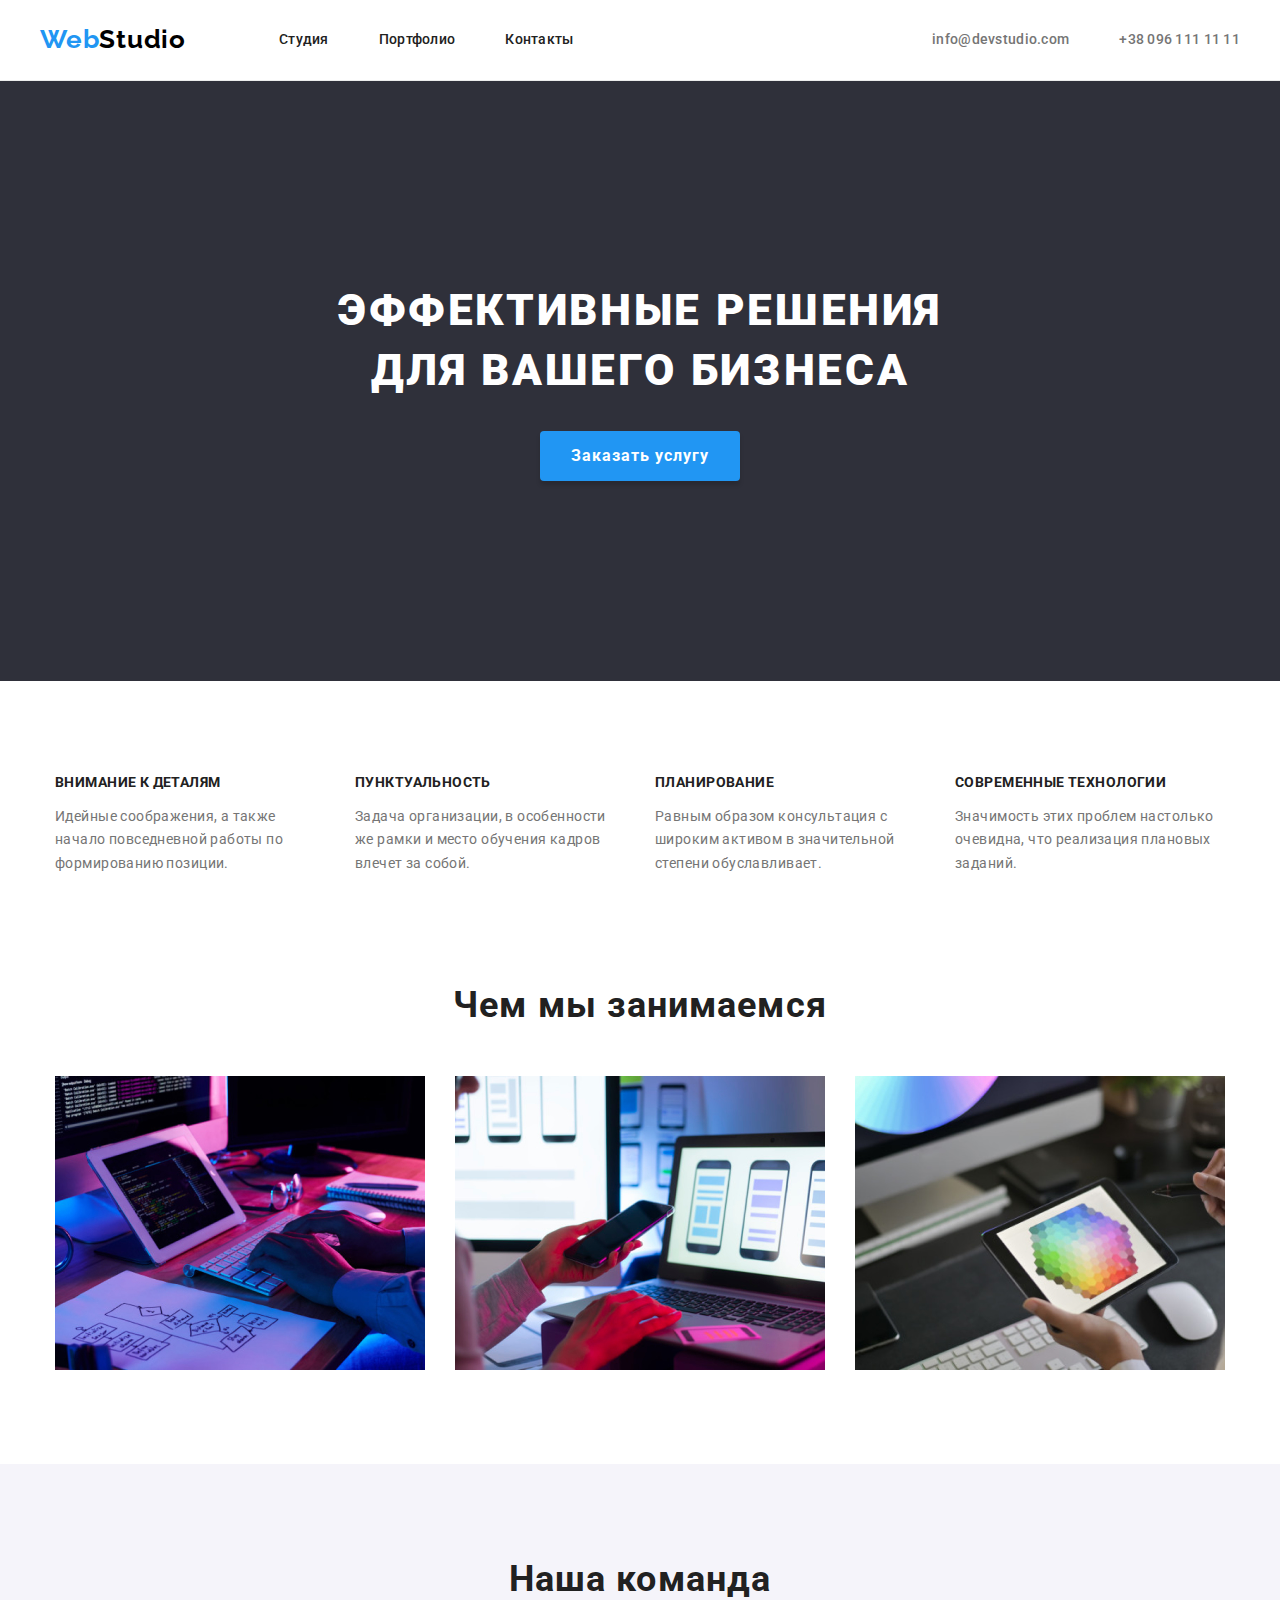
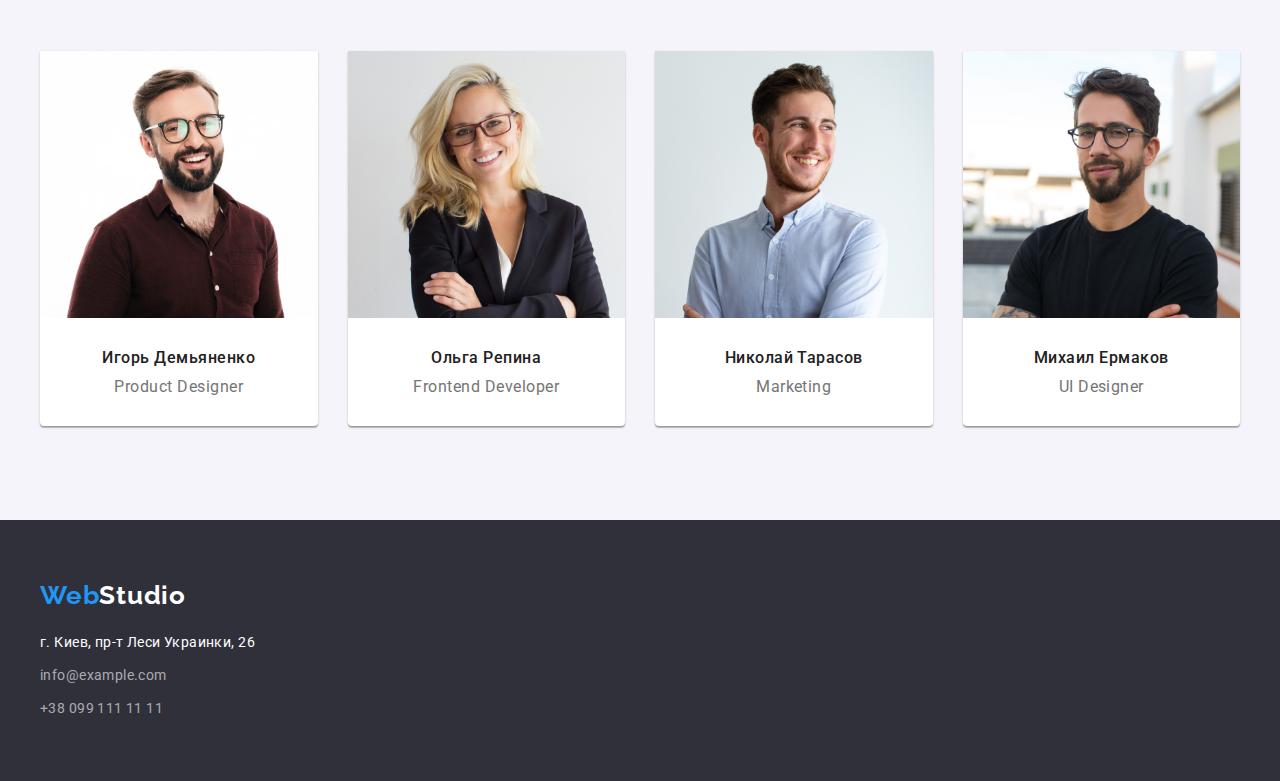
<file: index.html>
<!DOCTYPE html>
<html lang="ru">

<head>
    <meta charset="utf-8" />
    <meta name="description" content="Домашнее задание №2" />
    <title>Главная</title>
    <link rel="preconnect" href="https://fonts.googleapis.com">
    <link rel="preconnect" href="https://fonts.gstatic.com" crossorigin>
    <link href="https://fonts.googleapis.com/css2?family=Raleway:wght@700&family=Roboto:wght@400;500;700;900&display=swap"
        rel="stylesheet">
    <link rel="stylesheet" href="https://cdnjs.cloudflare.com/ajax/libs/modern-normalize/1.1.0/modern-normalize.min.css">
    <link rel="stylesheet" href="./css/styles.css">
</head>

<!-- ТЕЛО ДОКУМЕНТА -->

<body>
    <!-- ВЕРХУШКА ДОКУМЕНТА -->
    <header class="page-header">
        <!-- Навигационные ссылки -->
        <div class="container flexing-items">
            <nav class="header-navigation-container">
                <a class="logo-header" href="#" lang="en">Web<span>Studio</span></a>
                <ul class="header-links-list">
                    <li><a class="header-links" href="./index.html">Студия</a></li>
                    <li><a class="header-links" href="./portfolio.html">Портфолио</a></li>
                    <li><a class="header-links" href="№">Контакты</a></li>
                </ul>
            </nav>
    
            <!-- Контакты в Хедере -->
            <ul class="header-kontakts-list">
                <li><a class="header-kontakts" href="#">info@devstudio.com</a></li>
                <li><a class="header-kontakts" href="#">+38 096 111 11 11</a></li>
            </ul>
        </div>
    </header>

    <!-- СРЕДИННАЯ ЧАСТЬ ДОКУМЕНТА -->
    <main>
        <!-- Секция "Заказать услугу" -->
        <section class="order-service-section">
            <h1 class="heading-one">Эффективные решения <br>для вашего бизнеса</h1>
            <button class="order-service-button" type="button">Заказать услугу</button>
        </section>

        <!-- Секция "Положительных характеристик -->
        <section class="characteristics section">
            <div class="container">
                <ul class="characteristics-list">
                    <li>
                        <h3>Внимание к деталям</h3>
                        <p>Идейные соображения, а также начало повседневной работы по формированию позиции.</p>
                    </li>

                    <li>
                        <h3>Пунктуальность</h3>
                        <p>Задача организации, в особенности же рамки и место обучения кадров влечет за собой.</p>
                    </li>

                    <li>
                        <h3>Планирование</h3>
                        <p>Равным образом консультация с широким активом в значительной степени обуславливает.</p>
                    </li>

                    <li>
                        <h3>Современные технологии</h3>
                        <p>Значимость этих проблем настолько очевидна, что реализация плановых заданий.</p>
                    </li>
                </ul>
            </div>
        </section>

        <!-- Секция "Чем мы занимаемся" -->
        <section class="what-we-do section">
            <div class="container">
                <h2 class="heading-two">Чем мы занимаемся</h2>
                <ul class="what-we-do-list container">
                    <li><img src="./images/box1.jpg" alt="вёрстка сайтов" width="370"></li>
                    <li><img src="./images/box2.jpg" alt="адаптивность сайтов" width="370"></li>
                    <li><img src="./images/box3.jpg" alt="создание дизайна" width="370"></li>
                </ul>
            </div>
        </section>

        <!-- Секция "Наша команда" -->
        <section class="our-team section">
            <div class="container">
                <h2 class="heading-two">Наша команда</h2>
                <ul>
                    <li>
                        <img src="./images/team1.jpg" alt="Игорь Демьяненко" width="270">
                        <h3>Игорь Демьяненко</h3>
                        <p lang="en">Product Designer</p>
                    </li>

                    <li>
                        <img src="./images/team2.jpg" alt="Ольга Репина" width="270">
                        <h3>Ольга Репина</h3>
                        <p lang="en">Frontend Developer</p>
                    </li>

                    <li>
                        <img src="./images/team3.jpg" alt="Николай Тарасов" width="270">
                        <h3>Николай Тарасов</h3>
                        <p lang="en">Marketing</p>
                    </li>

                    <li>
                        <img src="./images/team4.jpg" alt="Михаил Ермаков" width="270">
                        <h3>Михаил Ермаков</h3>
                        <p lang="en">UI Designer</p>
                    </li>
                </ul>
            </div>
        </section>
    </main>

    <!-- НИЗУШКА ДОКУМЕНТА -->
    <footer class="page-footer">
        <div class="container">
            <a class="logo-footer" href="#" lang="en">Web<span>Studio</span></a>
            <!-- Контакты в Футере -->
            <address>
                <ul class="page-footer-list">
                    <li><a class="footer-location" href="#">г. Киев, пр-т Леси Украинки, 26</a></li>
                    <li><a class="footer-kontakts" href="#">info@example.com</a></li>
                    <li><a class="footer-kontakts" href="#">+38 099 111 11 11</a></li>
                </ul>
            </address>
        </div>
    </footer>
</body>

</html>
</file>
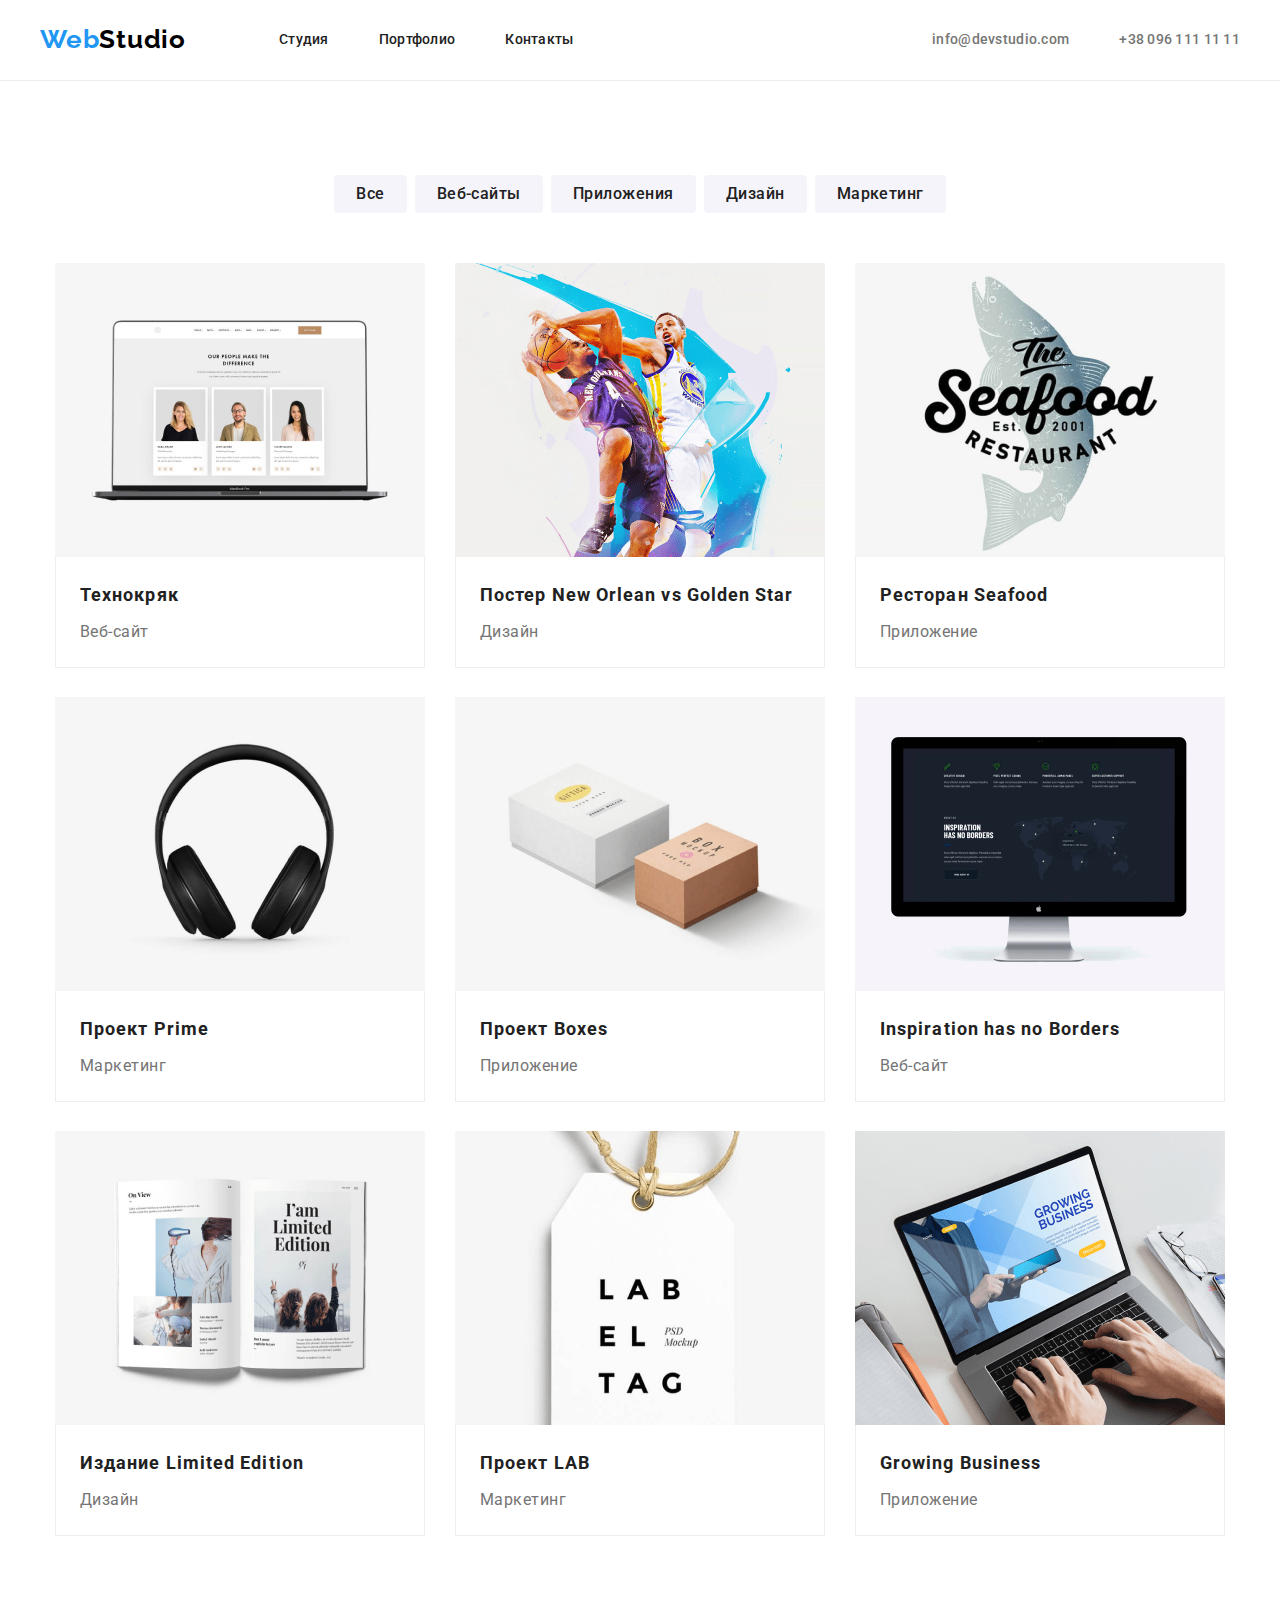
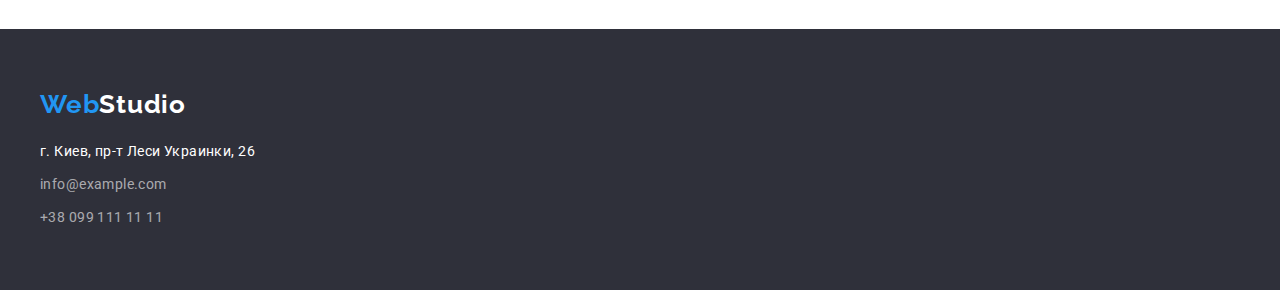
<file: portfolio.html>
<!DOCTYPE html>
<html lang="ru">

<head>
    <meta charset="utf-8" />
    <meta name="description" content="Домашнее задание №2" />
    <title>Портфолио</title>
    <link rel="preconnect" href="https://fonts.googleapis.com">
    <link rel="preconnect" href="https://fonts.gstatic.com" crossorigin>
    <link href="https://fonts.googleapis.com/css2?family=Raleway:wght@700&family=Roboto:wght@400;500;700;900&display=swap"
        rel="stylesheet">
    <link rel="stylesheet" href="https://cdnjs.cloudflare.com/ajax/libs/modern-normalize/1.1.0/modern-normalize.min.css">
    <link rel="stylesheet" href="./css/styles.css">
</head>
    
<!-- ТЕЛО ДОКУМЕНТА -->
    
<body>
    <!-- ВЕРХУШКА ДОКУМЕНТА -->
    <header class="page-header">
        <!-- Навигационные ссылки -->
        <div class="container flexing-items">
            <nav class="header-navigation-container">
                <a class="logo-header" href="#" lang="en">Web<span>Studio</span></a>
                <ul class="header-links-list">
                    <li><a class="header-links" href="./index.html">Студия</a></li>
                    <li><a class="header-links" href="./portfolio.html">Портфолио</a></li>
                    <li><a class="header-links" href="№">Контакты</a></li>
                </ul>
            </nav>
    
            <!-- Контакты в Хедере -->
            <ul class="header-kontakts-list">
                <li><a class="header-kontakts" href="#">info@devstudio.com</a></li>
                <li><a class="header-kontakts" href="#">+38 096 111 11 11</a></li>
            </ul>
        </div>
    </header>

    <!-- СРЕДИННАЯ ЧАСТЬ ДОКУМЕНТА -->
    <main class="portfolio">

        <!-- Фильтр-Кнопки -->
        <section class="section">
            <div class="container">
                <h4 class="invisible-heading">фильтр-кнопки</h4>
                <ul class="filter-buttons-list">
                    <li class="filter-buttons-items"><button class="filter-buttons" type="button">Все</button></li>
                    <li class="filter-buttons-items"><button class="filter-buttons" type="button">Веб-сайты</button></li>
                    <li class="filter-buttons-items"><button class="filter-buttons" type="button">Приложения</button></li>
                    <li class="filter-buttons-items"><button class="filter-buttons" type="button">Дизайн</button></li>
                    <li class="filter-buttons-items"><button class="filter-buttons" type="button">Маркетинг</button></li>
                </ul>
            </div>

            <!-- Изображения Портфолио -->
            <div class="portfolio-list-container">
                <ul class="portfolio-list">
                    <li class="portfolio-items">
                        <a href="#">
                            <img src="./images/portf-01.jpg" alt="Технокряк" width="370">
                            <div class="portfolio-items-border">
                                <h3>Технокряк</h3>
                                <p>Веб-сайт</p>
                            </div>
                        </a>
                    </li>
            
                    <li class="portfolio-items">
                        <a href="#">
                            <img src="./images/portf-02.jpg" alt="Постер New Orlean vs Golden Star" width="370">
                            <div class="portfolio-items-border">
                                <h3>Постер New Orlean vs Golden Star</h3>
                                <p>Дизайн</p>
                            </div>
                        </a>
                    </li>
            
                    <li class="portfolio-items">
                        <a href="#">
                            <img src="./images/portf-03.jpg" alt="Ресторан Seafood" width="370">
                            <div class="portfolio-items-border">
                                <h3>Ресторан Seafood</h3>
                                <p>Приложение</p>
                            </div>
                        </a>
                    </li>
            
                    <li class="portfolio-items">
                        <a href="#">
                            <img src="./images/portf-04.jpg" alt="Проект Prime" width="370">
                            <div class="portfolio-items-border">
                                <h3>Проект Prime</h3>
                                <p>Маркетинг</p>
                            </div>
                        </a>
                    </li>
            
                    <li class="portfolio-items">
                        <a href="#">
                            <img src="./images/portf-05.jpg" alt="Проект Boxes" width="370">
                            <div class="portfolio-items-border">
                                <h3>Проект Boxes</h3>
                                <p>Приложение</p>
                            </div>
                        </a>
                    </li>
            
                    <li class="portfolio-items">
                        <a href="#">
                            <img src="./images/portf-06.jpg" alt="Inspiration has no Borders" width="370">
                            <div class="portfolio-items-border">
                                <h3>Inspiration has no Borders</h3>
                                <p>Веб-сайт</p>
                            </div>
                        </a>
                    </li>
            
                    <li class="portfolio-items">
                        <a href="#">
                            <img src="./images/portf-07.jpg" alt="Издание Limited Edition" width="370">
                            <div class="portfolio-items-border">
                                <h3>Издание Limited Edition</h3>
                                <p>Дизайн</p>
                            </div>
                        </a>
                    </li>
            
                    <li class="portfolio-items">
                        <a href="#">
                            <img src="./images/portf-08.jpg" alt="Проект LAB" width="370">
                            <div class="portfolio-items-border">
                                <h3>Проект LAB</h3>
                                <p>Маркетинг</p>
                            </div>
                        </a>
                    </li>
            
                    <li class="portfolio-items">
                        <a href="#">
                            <img src="./images/portf-09.jpg" alt="Growing Business" width="370">
                            <div class="portfolio-items-border">
                                <h3>Growing Business</h3>
                                <p>Приложение</p>
                            </div>
                        </a>
                    </li>
                </ul>
            </div>
            </section>

    </main>

    <!-- НИЗУШКА ДОКУМЕНТА -->
    <footer class="page-footer">
        <div class="container">
            <a class="logo-footer" href="#" lang="en">Web<span>Studio</span></a>
            <!-- Контакты в Футере -->
            <address>
                <ul class="page-footer-list">
                    <li><a class="footer-location" href="#">г. Киев, пр-т Леси Украинки, 26</a></li>
                    <li><a class="footer-kontakts" href="#">info@example.com</a></li>
                    <li><a class="footer-kontakts" href="#">+38 099 111 11 11</a></li>
                </ul>
            </address>
        </div>
    </footer>
</body>

</html>
</file>
<file: css/styles.css>
body {
  background-color: var(--bg-color-main);
  font-family: "Roboto", sans-serif;
  color: var(--text-color-second);
  margin: 0px;
}

img {
  display: block;
  width: 100%;
  height: auto;
}

.container {
  width: 1200px;
  margin-left: auto;
  margin-right: auto;
}

.section {
  padding-top: 94px;
  padding-bottom: 94px;
}

.flexing-items {
  display: flex;
}

:root {
  /* Хроматические Цвета */
  --chromatic-color: #2196f3;
  --chromatic-color-hover: #188ce8;
  /* Цвета логотипов в Хедере и Футере */
  --logo-header: #000000;
  --logo-footer: #ffffff;
  /* Цвета теней и границ */
  --button-shadow: rgba(0%, 0%, 0%, 15%);
  --filter-buttons-shadow: 0px 3px 1px rgba(0, 0, 0, 0.1),
    0px 1px 2px rgba(0, 0, 0, 0.08), 0px 2px 2px rgba(0, 0, 0, 0.12);
  --header-border-color: #ececec;
  --portfolio-border-color: #eeeeee;
  /* Цвета ФОНОВ и ТЕКСТА */
  --invisible-heading: rgba(0%, 0%, 0%, 0%);
  --heading-color: #212121;
  --footer-kontakts-color: rgba(100%, 100%, 100%, 60%);
  --bg-color-first: #ffffff;
  --bg-color-second: #f5f4fa;
  --bg-color-third: #2f303a;
  --bg-color-main: #e5e5e5;
  --text-color-first: #212121;
  --text-color-second: #757575;
  --text-color-third: #ffffff;
}

/* Устранение лишнего */

a {
  font-family: "Roboto", sans-serif;
  text-decoration: none;
}

li {
  list-style-type: none;
}

ul {
  margin: 0px;
  padding-left: 0px;
}

.invisible-heading {
  display: none;
  color: var(--invisible-heading);
  font-size: 0px;
}

/* ХЕДЕР */

.page-header {
  display: flex;
  align-items: center;
  background-color: var(--bg-color-first);
  padding: 24px 0px 25px;
  border-bottom: 1px solid var(--header-border-color);
}

.header-navigation-container {
  display: flex;
  align-items: center;
  padding: 0px 0px;
}

/* логотип (в хедере) */

.logo-header {
  font-family: "Raleway", sans-serif;
  color: var(--chromatic-color);
  font-size: 26px;
  font-weight: 700;
  line-height: 1.19;
  letter-spacing: 0.03em;
}

.logo-header span {
  color: var(--logo-header);
}

/* ссылки (в хедере) */

.header-links-list {
  display: flex;
  align-items: center;
  margin-left: 93px;
}

.header-links-list li {
  margin-right: 50px;
}

.header-links-list li:last-child {
  margin-right: 0px;
}

.header-links {
  color: var(--heading-color);
  font-size: 14px;
  font-weight: 500;
  line-height: 1.14;
  letter-spacing: 0.02em;
}

.header-links:hover,
.header-links:focus {
  color: var(--chromatic-color);
}

.header-kontakts-list {
  display: flex;
  align-items: center;
  margin-left: auto;
}

.header-kontakts-list li {
  margin-right: 50px;
}

.header-kontakts-list li:last-child {
  margin-right: 0px;
}

.header-kontakts {
  color: var(--text-color-second);
  font-size: 14px;
  font-weight: 500;
  line-height: 1.14;
  letter-spacing: 0.02em;
}

.header-kontakts:hover,
.header-kontakts:focus {
  color: var(--chromatic-color);
}

/* ФУТЕР */

.page-footer {
  display: flex;
  background-color: var(--bg-color-third);
  align-items: center;
  padding: 60px 0px;
}

.page-footer-list {
  margin-top: 20px;
}

.page-footer-list li {
  margin-bottom: 9px;
}

.page-footer-list li:last-child {
  margin-bottom: 0px;
}

/* логотип (в футере) */

.logo-footer {
  font-family: "Raleway", sans-serif;
  color: var(--chromatic-color);
  font-size: 26px;
  font-weight: 700;
  line-height: 1.19;
  letter-spacing: 0.03em;
}

.logo-footer span {
  color: var(--logo-footer);
}

/* ссылки (в футере) */

.footer-location {
  color: var(--text-color-third);
  font-size: 14px;
  font-weight: 400;
  font-style: normal;
  line-height: 1.71;
  letter-spacing: 0.03em;
}

.footer-kontakts {
  color: var(--footer-kontakts-color);
  font-size: 14px;
  font-weight: 400;
  font-style: normal;
  line-height: 1.71;
  letter-spacing: 0.03em;
}

.footer-kontakts:hover,
.footer-kontakts:focus {
  color: var(--text-color-third);
}

/* ГЛАВНАЯ */

/* Заголовки уровней 1 и 2 */

.heading-one {
  color: var(--text-color-third);
  font-size: 44px;
  font-weight: 900;
  line-height: 1.36;
  letter-spacing: 0.06em;
  text-transform: uppercase;
  text-align: center;
  margin-top: 0px;
  margin-bottom: 30px;
}

.heading-two {
  color: var(--heading-color);
  font-weight: 700;
  font-size: 36px;
  line-height: 1.17;
  letter-spacing: 0.03em;
  text-align: center;
  margin-top: 0px;
  margin-bottom: 50px;
}

/* Секция "Заказать услугу" */

.order-service-section {
  background-color: var(--bg-color-third);
  padding-top: 200px;
  padding-bottom: 200px;
  text-align: center;
}

.order-service-button {
  background-color: var(--chromatic-color);
  width: 200px;
  height: 50px;
  box-shadow: 0px 4px 4px var(--button-shadow);
  border-radius: 4px;
  border: none;
  color: var(--text-color-third);
  font-style: normal;
  font-weight: 700;
  font-size: 16px;
  line-height: 1.87;
  text-align: center;
  letter-spacing: 0.06em;
  cursor: pointer;
}

.order-service-button:hover,
.order-service-button:focus {
  background-color: var(--chromatic-color-hover);
}

/* Секция Положительных Характеристик */

.characteristics {
  background-color: var(--bg-color-first);
}

.characteristics.section {
  padding-bottom: 0px;
}

.characteristics-list {
  display: flex;
  justify-content: center;
}

.characteristics-list li {
  width: 270px;
  margin-right: 30px;
}

.characteristics-list li:last-child {
  margin-right: 0px;
}

.characteristics-list h3 {
  color: var(--heading-color);
  font-size: 14px;
  font-weight: 700;
  line-height: 1.14;
  letter-spacing: 0.03em;
  text-transform: uppercase;
  margin: 0px;
}

.characteristics-list p {
  font-size: 14px;
  line-height: 1.71;
  letter-spacing: 0.03em;
}

/* Секция "ЧЕМ МЫ ЗАНИМАЕМСЯ" */

.what-we-do {
  background-color: var(--bg-color-first);
}

.what-we-do-list {
  display: flex;
  justify-content: center;
}

.what-we-do-list li {
  justify-content: center;
  margin-right: 30px;
}

.what-we-do-list li:last-child {
  margin-right: 0px;
}

/* Секция "Наша Команда" */

.our-team {
  background-color: var(--bg-color-second);
  letter-spacing: 0.03em;
}

.our-team ul {
  display: flex;
  justify-content: center;
}

.our-team li {
  background-color: var(--bg-color-first);
  box-shadow: 0px 1px 3px rgba(0, 0, 0, 0.12), 0px 1px 1px rgba(0, 0, 0, 0.14),
    0px 2px 1px rgba(0, 0, 0, 0.2);
  border-radius: 0px 0px 4px 4px;
  margin-right: 30px;
}

.our-team li:last-child {
  margin-right: 0px;
}

.our-team h3 {
  color: var(--heading-color);
  font-weight: 500;
  font-size: 16px;
  line-height: 1.19;
  text-align: center;
  margin: 30px 0px 10px 0px;
}

.our-team p {
  font-size: 16px;
  line-height: 1.19;
  text-align: center;
  margin: 0px 0px 30px 0px;
}

/* ПОРТФОЛИО */

.portfolio {
  background-color: var(--bg-color-first);
}

/* Фильтр-Кнопки страницы "Портфолио" */

.filter-buttons-list {
  display: flex;
  margin-bottom: 50px;
  justify-content: center;
}

.filter-buttons-items {
  margin-right: 8px;
}

.filter-buttons-items:last-child {
  margin-right: 0px;
}

.filter-buttons {
  background-color: var(--bg-color-second);
  font-family: "Roboto", sans-serif;
  color: var(--text-color-first);
  font-weight: 500;
  font-size: 16px;
  line-height: 1.62;
  letter-spacing: 0.03em;
  font-style: normal;
  text-align: center;
  padding: 6px 22px;
  border-radius: 4px;
  border: none;
  cursor: pointer;
}

.filter-buttons:hover,
.filter-buttons:focus {
  background-color: var(--chromatic-color);
  box-shadow: var(--filter-buttons-shadow);
  color: var(--text-color-third);
}

/* Элементы страницы "Портфолио" */

.portfolio-list-container {
  width: 1170px;
  margin-left: auto;
  margin-right: auto;
}

.portfolio-list {
  display: flex;
  flex-wrap: wrap;
  margin-right: -30px;
}

.portfolio-items {
  display: flex;
  background-color: var(--bg-color-first);
  flex-basis: calc((100% - 60px) / 3);
  max-width: 370px;
  height: 404px;
  margin-bottom: 30px;
  margin-right: 30px;
  text-align: left;
}

.portfolio-items-border {
  box-sizing: border-box;
  padding: 20px 24px;
  border: 1px solid var(--portfolio-border-color);
  border-top: 0px;
}

.portfolio-items:nth-child(3n + 3) {
  margin-right: 0px;
}

.portfolio-items:nth-last-child(-n + 3) {
  margin-bottom: 0px;
}

.portfolio-items h3 {
  display: flex;
  color: var(--text-color-first);
  font-weight: 700;
  font-size: 18px;
  line-height: 2;
  letter-spacing: 0.06em;
  margin: 0px 0px 4px 0px;
}

.portfolio-items p {
  color: var(--text-color-second);
  font-size: 16px;
  line-height: 1.87;
  letter-spacing: 0.03em;
  margin: 0px;
}
</file>
